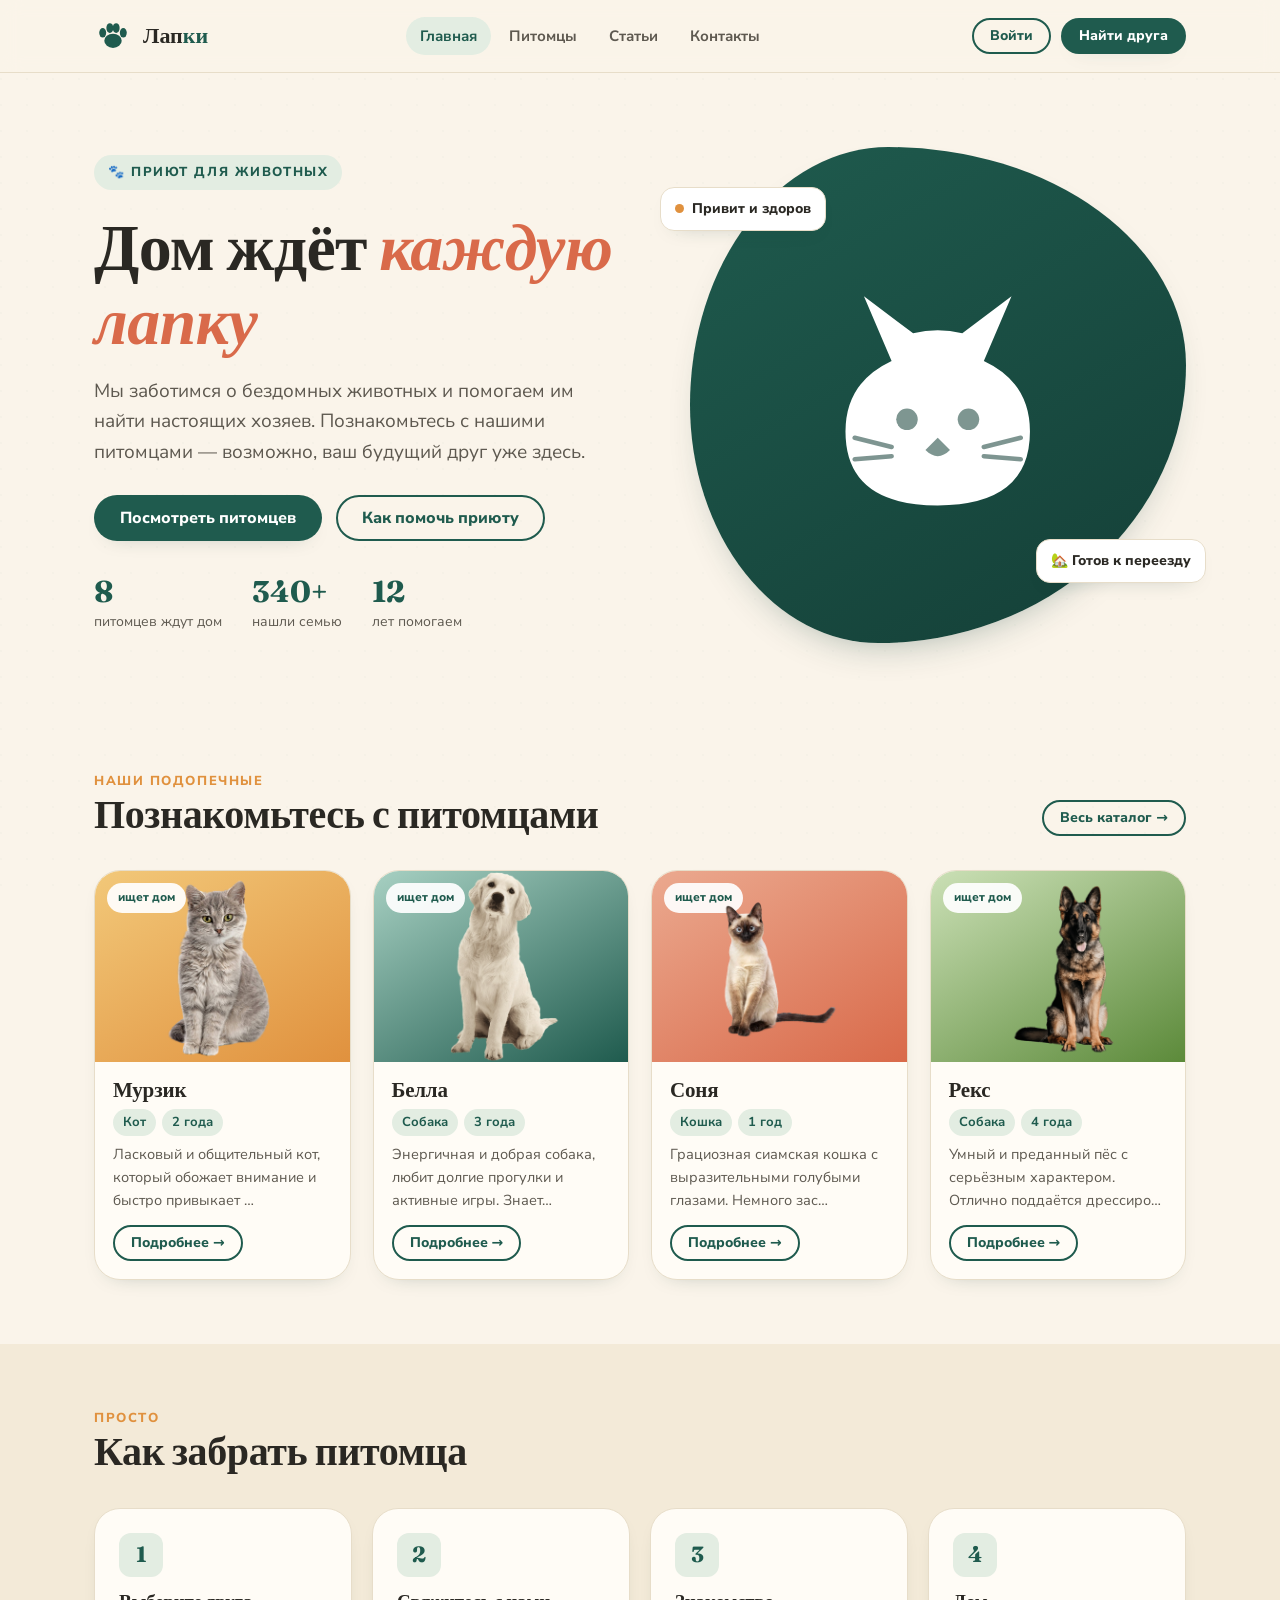
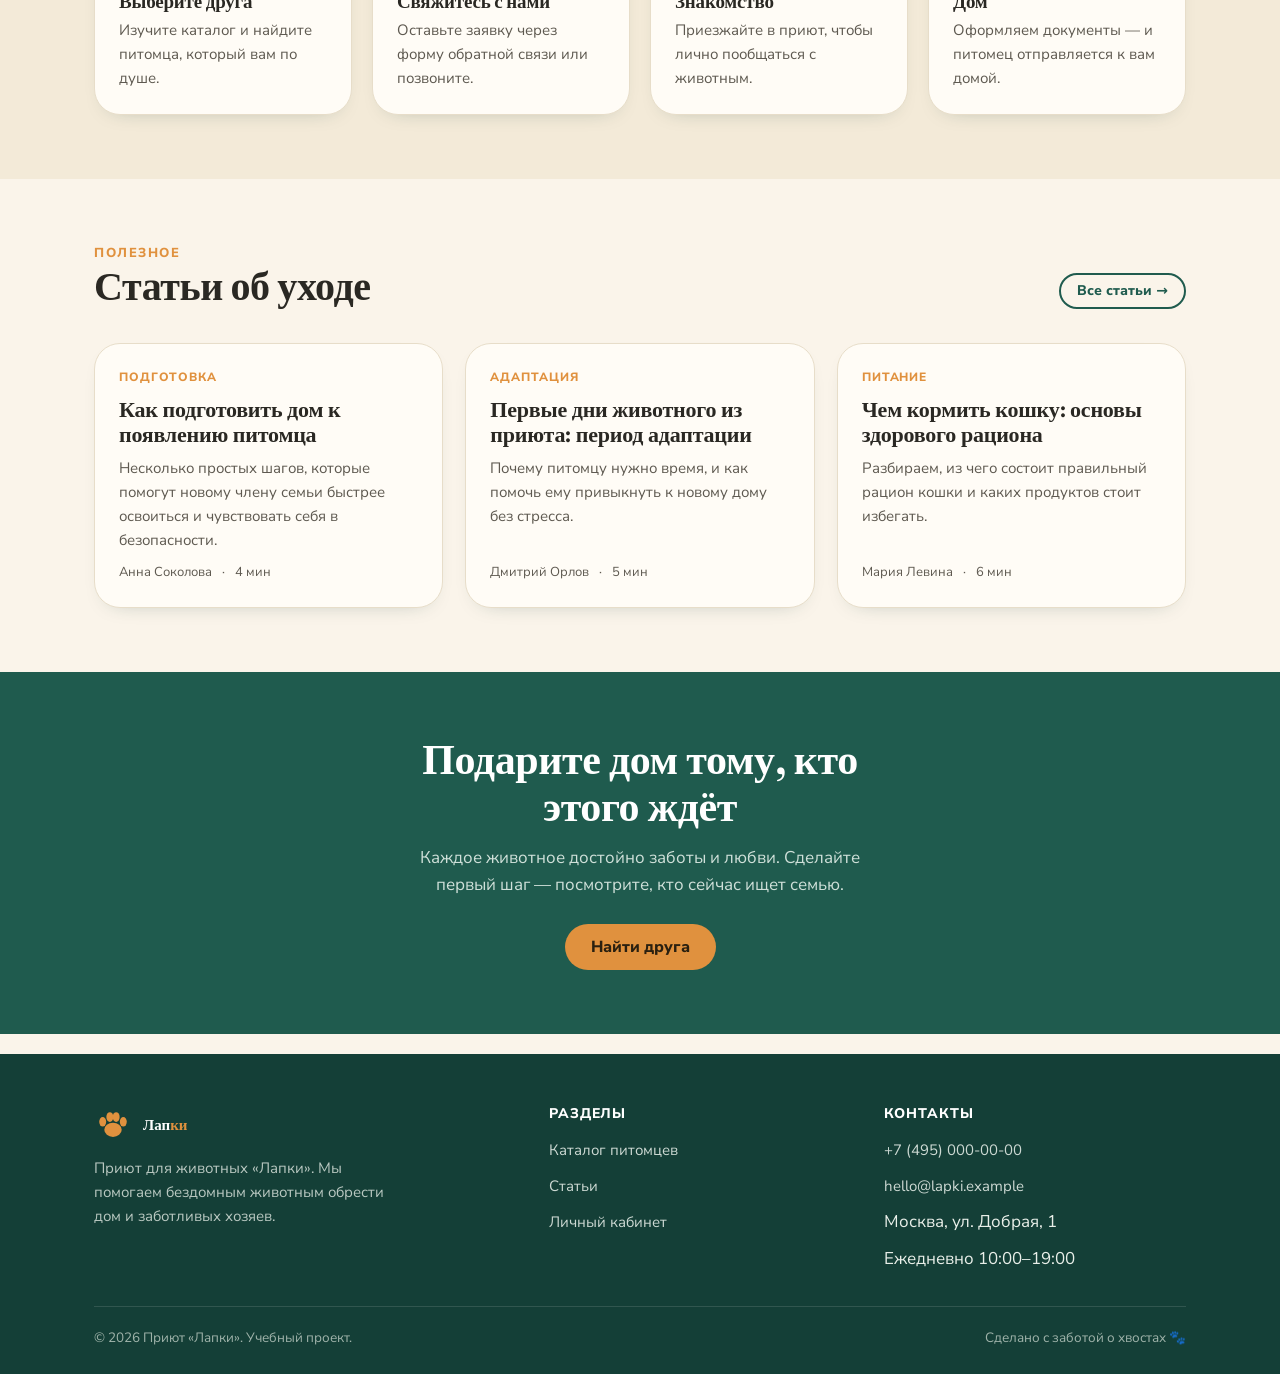
<file: lapki/index.html>
<!DOCTYPE html>
<html lang="ru">
<head>
<meta charset="UTF-8">
<meta name="viewport" content="width=device-width, initial-scale=1.0">
<title>Приют «Лапки» — дом ждёт каждую лапку</title>
<meta name="description" content="Приют для животных «Лапки»: каталог питомцев, ищущих дом, статьи об уходе, калькулятор нормы корма и обратная связь.">
<link rel="preconnect" href="https://fonts.googleapis.com">
<link rel="preconnect" href="https://fonts.gstatic.com" crossorigin>
<link href="https://fonts.googleapis.com/css2?family=Fraunces:ital,opsz,wght@0,9..144,500;0,9..144,600;1,9..144,500&family=Nunito+Sans:wght@400;700;800&display=swap" rel="stylesheet">
<link rel="stylesheet" href="css/styles.css">
</head>
<body data-page="index.html">
<div id="header"></div>

<!-- HERO -->
<section class="hero"><div class="container hero-grid">
  <div>
    <span class="eyebrow" data-reveal>🐾 Приют для животных</span>
    <h1 data-reveal>Дом ждёт <em>каждую лапку</em></h1>
    <p class="lead" data-reveal>Мы заботимся о бездомных животных и помогаем им найти настоящих хозяев. Познакомьтесь с нашими питомцами — возможно, ваш будущий друг уже здесь.</p>
    <div class="hero-cta" data-reveal>
      <a class="btn btn-primary" href="catalog.html">Посмотреть питомцев</a>
      <a class="btn btn-ghost" href="contacts.html">Как помочь приюту</a>
    </div>
    <div class="hero-stats" data-reveal>
      <div class="s"><b id="stPets">0</b><span>питомцев ждут дом</span></div>
      <div class="s"><b>340+</b><span>нашли семью</span></div>
      <div class="s"><b>12</b><span>лет помогаем</span></div>
    </div>
  </div>
  <div class="hero-art" data-reveal>
    <div class="blob" id="heroBlob"></div>
    <div class="chip c1"><span class="dot"></span>Привит и здоров</div>
    <div class="chip c2">🏡 Готов к переезду</div>
  </div>
</div></section>

<!-- FEATURED PETS -->
<section class="section"><div class="container">
  <div class="sec-head">
    <div>
      <div class="kicker">Наши подопечные</div>
      <h2>Познакомьтесь с питомцами</h2>
    </div>
    <a class="btn btn-ghost btn-sm" href="catalog.html">Весь каталог →</a>
  </div>
  <div class="pet-grid" id="featured"></div>
</div></section>

<!-- STEPS -->
<section class="section tint"><div class="container">
  <div class="sec-head"><div>
    <div class="kicker">Просто</div>
    <h2>Как забрать питомца</h2>
  </div></div>
  <div class="steps">
    <div class="step" data-reveal><div class="n">1</div><h3>Выберите друга</h3><p>Изучите каталог и найдите питомца, который вам по душе.</p></div>
    <div class="step" data-reveal><div class="n">2</div><h3>Свяжитесь с нами</h3><p>Оставьте заявку через форму обратной связи или позвоните.</p></div>
    <div class="step" data-reveal><div class="n">3</div><h3>Знакомство</h3><p>Приезжайте в приют, чтобы лично пообщаться с животным.</p></div>
    <div class="step" data-reveal><div class="n">4</div><h3>Дом</h3><p>Оформляем документы — и питомец отправляется к вам домой.</p></div>
  </div>
</div></section>

<!-- ARTICLES PREVIEW -->
<section class="section"><div class="container">
  <div class="sec-head">
    <div><div class="kicker">Полезное</div><h2>Статьи об уходе</h2></div>
    <a class="btn btn-ghost btn-sm" href="articles.html">Все статьи →</a>
  </div>
  <div class="article-grid" id="artPreview"></div>
</div></section>

<!-- CTA -->
<section class="section green"><div class="container center">
  <h2 style="font-size:clamp(28px,4vw,42px);max-width:18ch;margin:0 auto 14px" data-reveal>Подарите дом тому, кто этого ждёт</h2>
  <p style="color:#cfe0d9;max-width:50ch;margin:0 auto 26px" data-reveal>Каждое животное достойно заботы и любви. Сделайте первый шаг — посмотрите, кто сейчас ищет семью.</p>
  <a class="btn btn-accent" href="catalog.html" data-reveal>Найти друга</a>
</div></section>

<div id="footer"></div>
<script src="js/data.js"></script>
<script src="js/store.js"></script>
<script src="js/auth.js"></script>
<script src="js/app.js"></script>
<script>
  // hero illustration
  document.getElementById("heroBlob").innerHTML = LAPKI.animalSVG("cat");

  // animated counter
  const total = LAPKI.PETS.filter(p=>p.status==="ищет дом").length;
  const el = document.getElementById("stPets");
  let n=0; const t=setInterval(()=>{ n++; el.textContent=n; if(n>=total) clearInterval(t); }, 90);

  // featured pets (first 4)
  document.getElementById("featured").innerHTML = LAPKI.PETS.slice(0,4).map((p,i)=>petCard(p,i)).join("");

  function petCard(p,i){
    const cover = LAPKI.COVERS[i % LAPKI.COVERS.length];
    return `<a class="pet-card" href="pet.html?id=${p.id}" data-reveal>
      <div class="pet-cover" style="background:${cover}">
        <span class="pet-badge">${p.status}</span>${LAPKI.coverInner(p)}
      </div>
      <div class="pet-body">
        <h3>${p.name}</h3>
        <div class="pet-meta"><span class="tag">${p.speciesLabel}</span><span class="tag">${p.age}</span></div>
        <p>${p.desc.slice(0,72)}…</p>
        <span class="btn btn-ghost btn-sm">Подробнее →</span>
      </div></a>`;
  }

  // article preview (first 3)
  document.getElementById("artPreview").innerHTML = Store.articles().slice(0,3).map(a=>`
    <a class="article-card" href="article.html?id=${a.id}" data-reveal>
      <span class="cat">${a.cat}</span>
      <h3>${a.title}</h3>
      <p class="excerpt">${a.excerpt}</p>
      <div class="meta"><span>${a.author}</span>·<span>${a.read}</span></div>
    </a>`).join("");
</script>
</body>
</html>
</file>
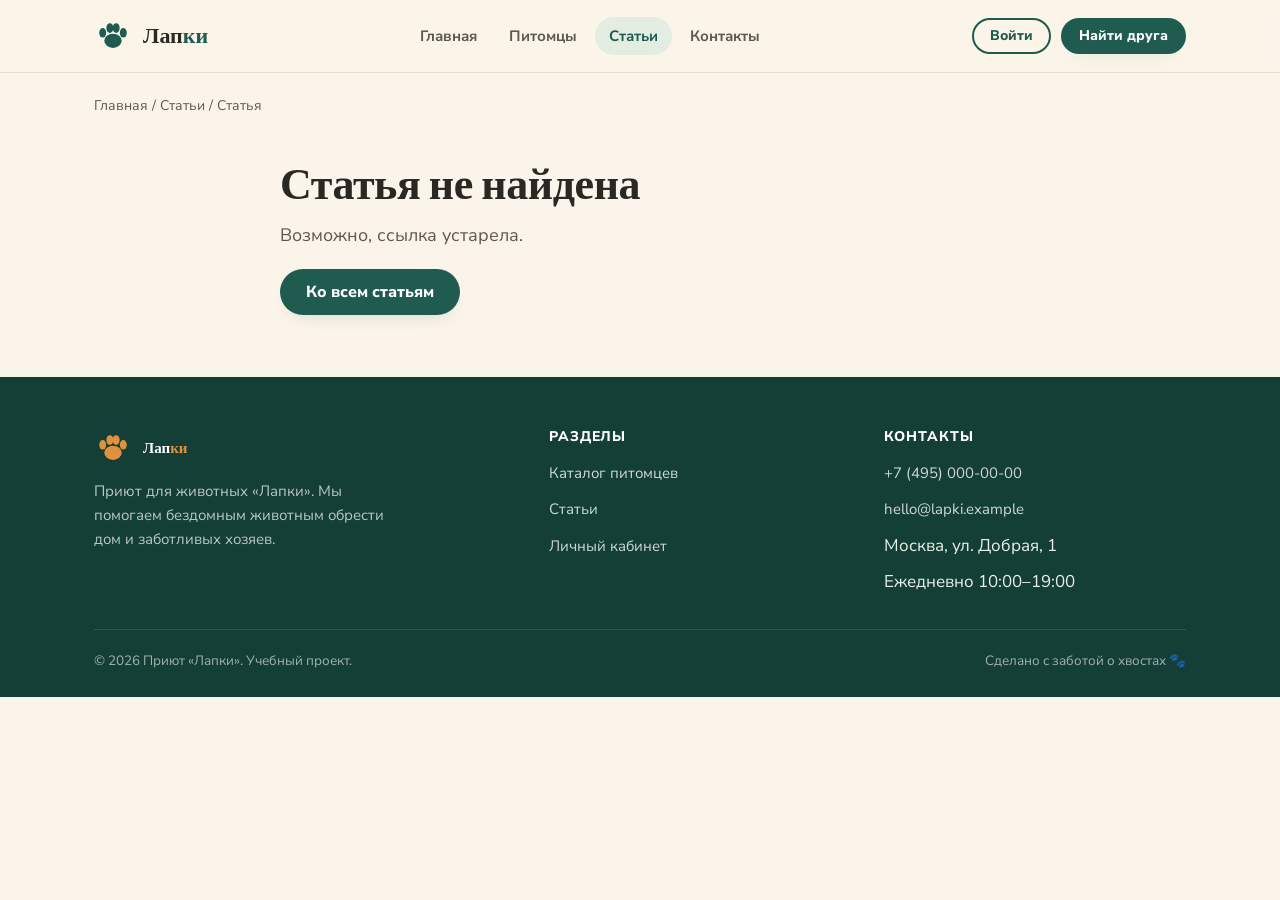
<file: lapki/article.html>
<!DOCTYPE html>
<html lang="ru">
<head>
<meta charset="UTF-8">
<meta name="viewport" content="width=device-width, initial-scale=1.0">
<title>Статья — приют «Лапки»</title>
<link rel="preconnect" href="https://fonts.googleapis.com">
<link rel="preconnect" href="https://fonts.gstatic.com" crossorigin>
<link href="https://fonts.googleapis.com/css2?family=Fraunces:ital,opsz,wght@0,9..144,500;0,9..144,600;1,9..144,500&family=Nunito+Sans:wght@400;700;800&display=swap" rel="stylesheet">
<link rel="stylesheet" href="css/styles.css">
</head>
<body data-page="articles.html">
<div id="header"></div>

<div class="container">
  <div class="breadcrumb"><a href="index.html">Главная</a> / <a href="articles.html">Статьи</a> / <span id="crumb">Статья</span></div>
  <article class="prose" id="article"></article>
</div>

<div id="footer"></div>
<script src="js/data.js"></script>
<script src="js/store.js"></script>
<script src="js/auth.js"></script>
<script src="js/app.js"></script>
<script>
  const id = +getParam("id");
  const a = Store.articles().find(x=>x.id===id);
  const box = document.getElementById("article");

  if(!a){
    box.innerHTML = `<h1>Статья не найдена</h1>
      <p class="muted" style="margin:12px 0 20px">Возможно, ссылка устарела.</p>
      <a class="btn btn-primary" href="articles.html">Ко всем статьям</a>`;
  } else {
    document.title = `${a.title} — приют «Лапки»`;   // динамический заголовок вкладки
    document.getElementById("crumb").textContent = a.title;
    let body;
    if(Array.isArray(a.body)){
      body = a.body.map(part => Array.isArray(part) ? `<h2>${part[1]}</h2>` : `<p>${part}</p>`).join("");
    } else {
      body = String(a.body||"").split(/\n{2,}|\n/).filter(s=>s.trim()).map(s=>`<p>${s.trim()}</p>`).join("");
    }
    box.innerHTML = `
      <span class="cat" style="font-weight:800;font-size:12px;letter-spacing:.08em;text-transform:uppercase;color:var(--amber)">${a.cat}</span>
      <h1>${a.title}</h1>
      <div class="meta">Автор: <b>${a.author}</b> · ${a.date} · ${a.read} чтения</div>
      ${body}
      <a class="btn btn-ghost" href="articles.html" style="margin-top:14px">← Ко всем статьям</a>`;
  }
</script>
</body>
</html>
</file>
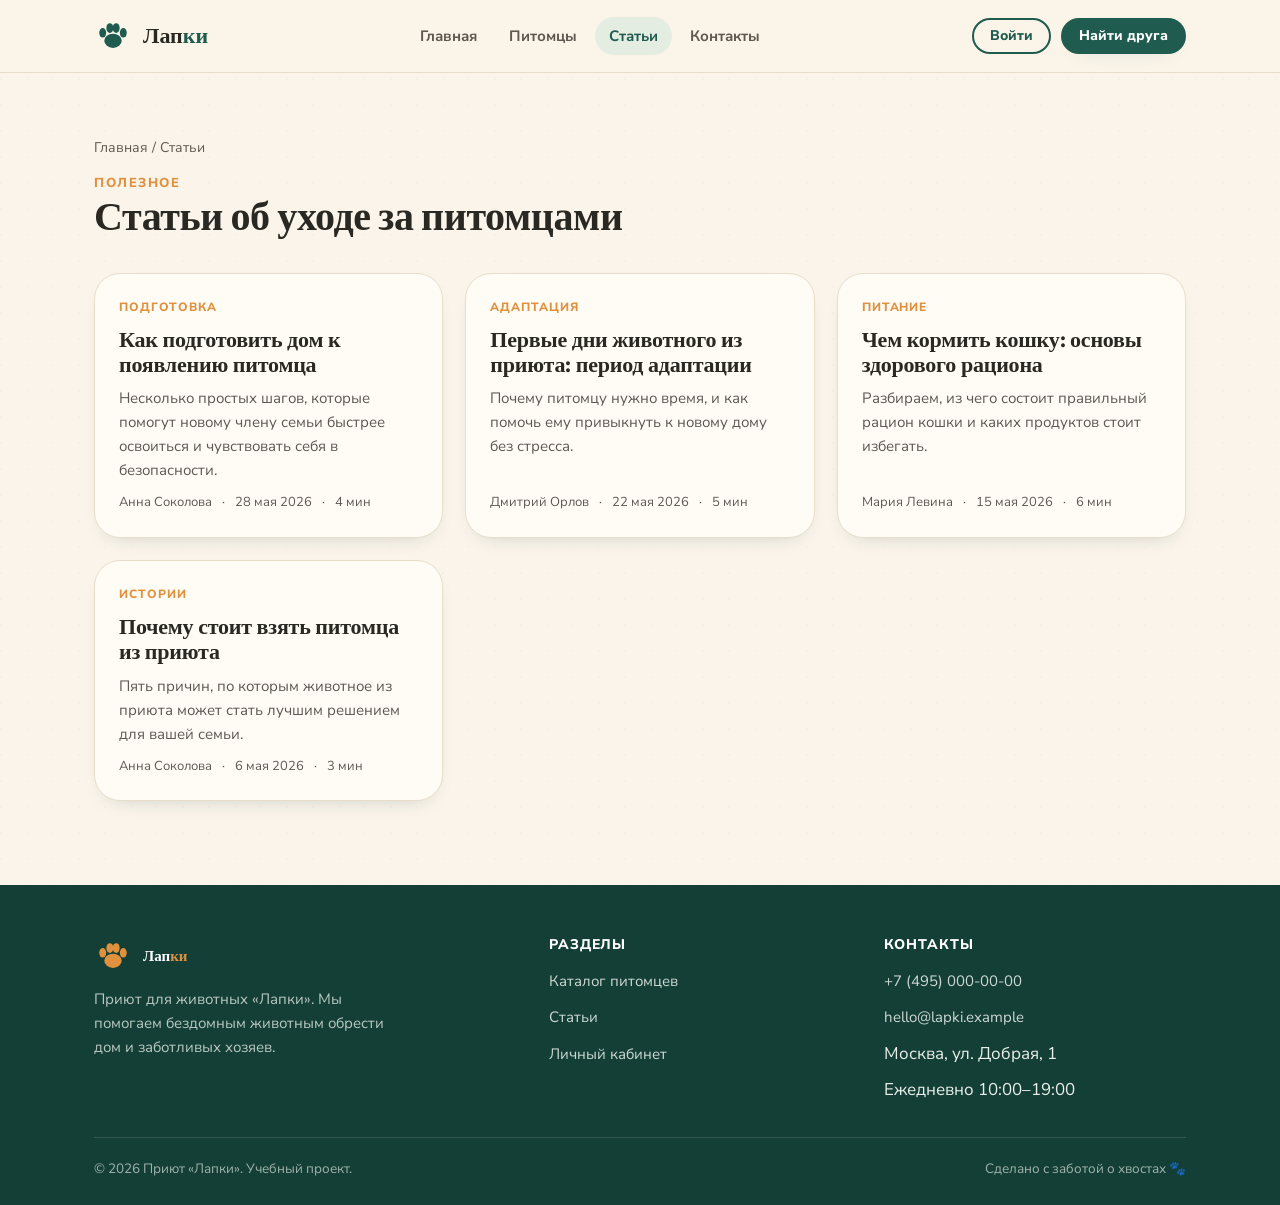
<file: lapki/articles.html>
<!DOCTYPE html>
<html lang="ru">
<head>
<meta charset="UTF-8">
<meta name="viewport" content="width=device-width, initial-scale=1.0">
<title>Статьи — приют «Лапки»</title>
<meta name="description" content="Статьи об уходе, кормлении и адаптации животных от приюта «Лапки».">
<link rel="preconnect" href="https://fonts.googleapis.com">
<link rel="preconnect" href="https://fonts.gstatic.com" crossorigin>
<link href="https://fonts.googleapis.com/css2?family=Fraunces:ital,opsz,wght@0,9..144,500;0,9..144,600;1,9..144,500&family=Nunito+Sans:wght@400;700;800&display=swap" rel="stylesheet">
<link rel="stylesheet" href="css/styles.css">
</head>
<body data-page="articles.html">
<div id="header"></div>

<section class="section"><div class="container">
  <div class="breadcrumb" style="padding-top:0;padding-bottom:14px"><a href="index.html">Главная</a> / Статьи</div>
  <div class="sec-head"><div>
    <div class="kicker">Полезное</div>
    <h2>Статьи об уходе за питомцами</h2>
  </div></div>
  <div class="article-grid" id="grid"></div>
</div></section>

<div id="footer"></div>
<script src="js/data.js"></script>
<script src="js/store.js"></script>
<script src="js/auth.js"></script>
<script src="js/app.js"></script>
<script>
  document.getElementById("grid").innerHTML = Store.articles().map(a=>`
    <a class="article-card" href="article.html?id=${a.id}">
      <span class="cat">${a.cat}</span>
      <h3>${a.title}</h3>
      <p class="excerpt">${a.excerpt}</p>
      <div class="meta"><span>${a.author}</span>·<span>${a.date}</span>·<span>${a.read}</span></div>
    </a>`).join("");
</script>
</body>
</html>
</file>
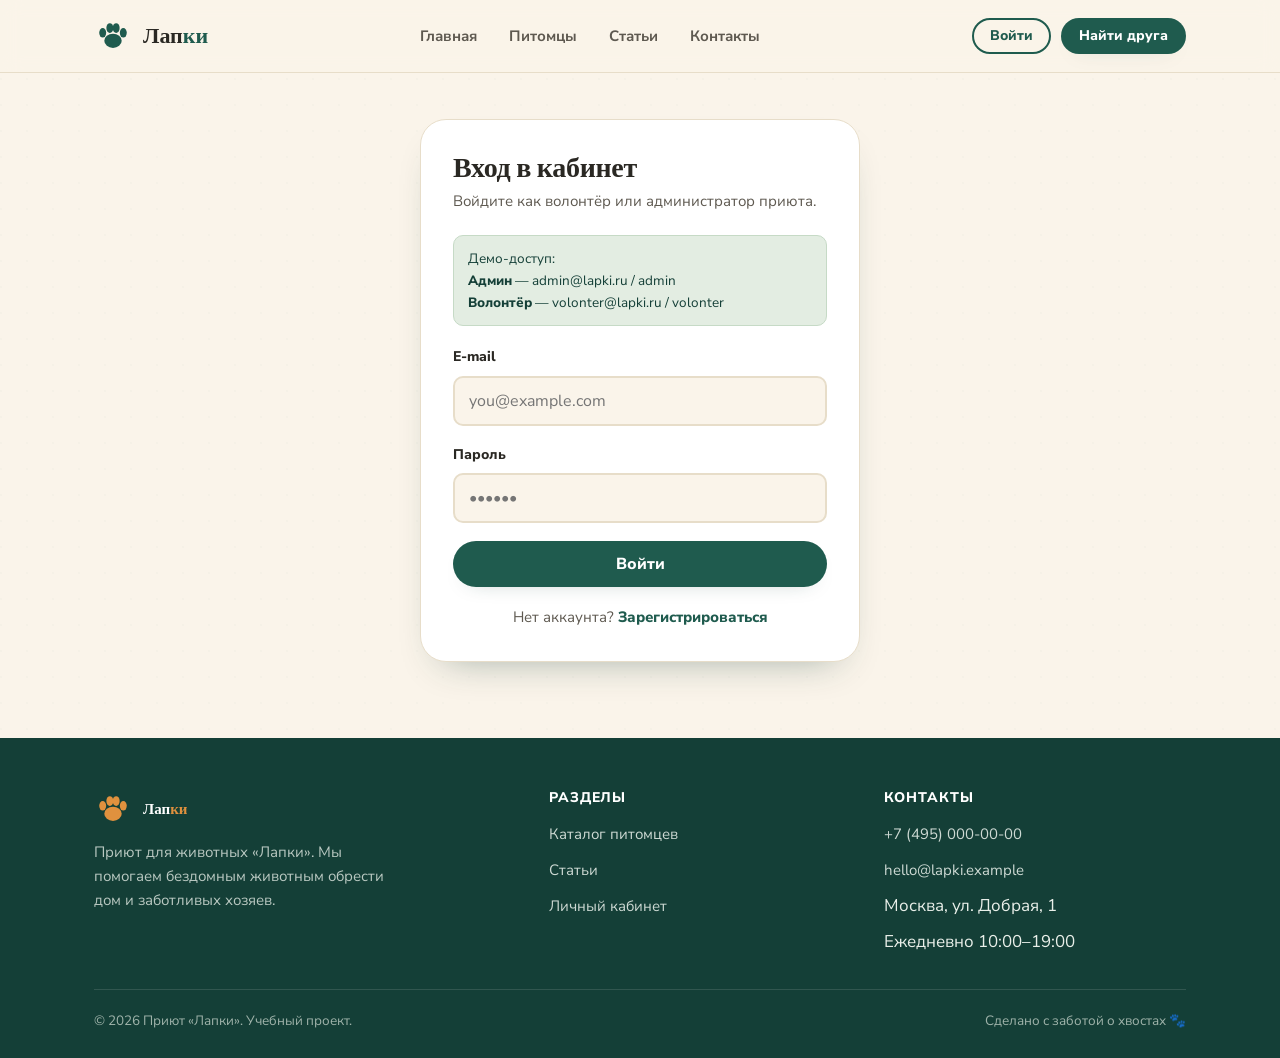
<file: lapki/cabinet.html>
<!DOCTYPE html>
<html lang="ru">
<head>
<meta charset="UTF-8">
<meta name="viewport" content="width=device-width, initial-scale=1.0">
<title>Личный кабинет — приют «Лапки»</title>
<meta name="robots" content="noindex">
<link rel="preconnect" href="https://fonts.googleapis.com">
<link rel="preconnect" href="https://fonts.gstatic.com" crossorigin>
<link href="https://fonts.googleapis.com/css2?family=Fraunces:ital,opsz,wght@0,9..144,500;0,9..144,600;1,9..144,500&family=Nunito+Sans:wght@400;700;800&display=swap" rel="stylesheet">
<link rel="stylesheet" href="css/styles.css">
</head>
<body data-page="">
<div id="header"></div>

<section class="section"><div class="container">
  <div class="cab-head">
    <div>
      <div class="kicker" id="hello"></div>
      <h2 id="title">Личный кабинет</h2>
    </div>
    <span class="role-badge" id="role"></span>
  </div>
  <div id="content"></div>
</div></section>

<!-- модальное окно: статья (админ) -->
<div class="modal" id="modal"><div class="box">
  <h3 id="mTitle">Статья</h3>
  <input type="hidden" id="mId">
  <div class="field"><label for="mName">Заголовок</label><input id="mName" type="text"></div>
  <div class="field"><label for="mCat">Категория</label><input id="mCat" type="text" placeholder="Уход, Питание, Истории…"></div>
  <div class="field"><label for="mAuthor">Автор</label><input id="mAuthor" type="text"></div>
  <div class="field"><label for="mExcerpt">Анонс (короткое описание)</label><textarea id="mExcerpt" rows="2"></textarea></div>
  <div class="field"><label for="mBody">Текст статьи</label><textarea id="mBody" rows="6" placeholder="Абзацы разделяйте пустой строкой"></textarea></div>
  <div class="row">
    <button class="btn btn-ghost btn-sm" id="mCancel">Отмена</button>
    <button class="btn btn-primary btn-sm" id="mSave">Сохранить</button>
  </div>
</div></div>

<div id="footer"></div>
<script src="js/data.js"></script>
<script src="js/store.js"></script>
<script src="js/auth.js"></script>
<script src="js/app.js"></script>
<script>
  const me = Auth.require();
  const today = () => new Date().toLocaleDateString("ru-RU");
  const esc = s => String(s||"").replace(/[<>&]/g, c => ({"<":"&lt;",">":"&gt;","&":"&amp;"}[c]));
  function statusBadge(s){
    if(s==="одобрена") return `<span class="status ok">одобрена</span>`;
    if(s==="отклонена") return `<span class="status no">отклонена</span>`;
    return `<span class="status new">новая</span>`;
  }

  if(me){
    document.getElementById("hello").textContent = "Здравствуйте, " + me.name;
    const roleEl = document.getElementById("role");
    if(me.role === "admin"){ roleEl.textContent = "👑 Администратор"; roleEl.classList.add("admin"); }
    else { roleEl.textContent = "🐾 Волонтёр"; }
    me.role === "admin" ? renderAdmin() : renderVolunteer();
  }

  /* ===================== ВОЛОНТЁР ===================== */
  function renderVolunteer(){
    const pets = LAPKI.PETS.filter(p => p.status === "ищет дом");
    const opts = pets.map(p => `<option value="${p.id}">${esc(p.name)} (${p.speciesLabel})</option>`).join("");
    document.getElementById("content").innerHTML = `
      <div class="cab-section">
        <h2>Профиль</h2>
        <div class="profile-row">
          <span class="pill"><b>Имя:</b> ${esc(me.name)}</span>
          <span class="pill"><b>E-mail:</b> ${esc(me.email)}</span>
          <span class="pill"><b>Роль:</b> волонтёр</span>
        </div>
      </div>

      <div class="cab-section">
        <h2>Оставить заявку</h2>
        <p class="hint">Выберите питомца и тип заявки — она поступит администратору приюта на рассмотрение.</p>
        <div class="alert" id="okReq">✅ Заявка отправлена! Администратор увидит её и рассмотрит. Статус — ниже.</div>
        <div class="field"><label for="rPet">Питомец</label><select id="rPet">${opts || '<option value="">Нет доступных питомцев</option>'}</select></div>
        <div class="field"><label for="rType">Тип заявки</label>
          <select id="rType">
            <option value="Хочу забрать">Хочу забрать домой</option>
            <option value="Хочу помочь">Хочу помочь (выгул, уход)</option>
          </select></div>
        <div class="field"><label for="rMsg">Сообщение</label><textarea id="rMsg" rows="3" placeholder="Пара слов о себе"></textarea></div>
        <button class="btn btn-primary" id="rSend">Отправить заявку</button>
      </div>

      <div class="cab-section">
        <h2>Мои заявки</h2>
        <p class="hint">Здесь отображаются ваши заявки и их статус.</p>
        <div class="req-list" id="myReqs"></div>
      </div>`;

    document.getElementById("rSend").addEventListener("click", () => {
      const petId = +document.getElementById("rPet").value;
      const pet = LAPKI.PETS.find(p => p.id === petId);
      if(!pet) return;
      const reqs = Store.requests();
      reqs.push({
        id: Store.nextId(reqs), type: document.getElementById("rType").value,
        petId: pet.id, petName: pet.name, userId: me.id, userName: me.name,
        message: document.getElementById("rMsg").value.trim(), status: "новая", date: today()
      });
      Store.saveRequests(reqs);
      document.getElementById("okReq").classList.add("show");
      document.getElementById("rMsg").value = "";
      renderMyReqs();
    });
    renderMyReqs();
  }

  function renderMyReqs(){
    const mine = Store.requests().filter(r => r.userId === me.id);
    const box = document.getElementById("myReqs");
    if(!mine.length){ box.innerHTML = `<p class="empty">У вас пока нет заявок.</p>`; return; }
    box.innerHTML = mine.map(r => `
      <div class="req">
        <div class="info">
          <b>${esc(r.type)} · ${esc(r.petName)}</b>
          <div class="who">${esc(r.message) || "—"} · ${r.date}</div>
        </div>
        <div class="side">
          ${statusBadge(r.status)}
          ${r.status==="новая" ? `<div class="acts"><button class="icon-btn del" data-cancel="${r.id}">Отменить</button></div>` : ""}
        </div>
      </div>`).join("");
    box.querySelectorAll("[data-cancel]").forEach(b => b.addEventListener("click", () => {
      if(confirm("Отменить заявку?")){ Store.saveRequests(Store.requests().filter(x => x.id != b.dataset.cancel)); renderMyReqs(); }
    }));
  }

  /* ===================== АДМИНИСТРАТОР ===================== */
  function renderAdmin(){
    document.getElementById("content").innerHTML = `
      <div class="cab-section">
        <div class="admin-bar">
          <div><h2>Статьи</h2><p class="hint" style="margin:0">Добавление и редактирование материалов блога.</p></div>
          <div style="display:flex;gap:10px">
            <button class="btn btn-accent btn-sm" id="btnAdd">+ Добавить статью</button>
            <button class="btn btn-ghost btn-sm" id="btnReset">Сбросить</button>
          </div>
        </div>
        <div class="art-admin" id="artList"></div>
      </div>

      <div class="cab-section">
        <h2>Заявки волонтёров</h2>
        <p class="hint">Заявки, поступившие от волонтёров. Одобрите или отклоните.</p>
        <div class="req-list" id="allReqs"></div>
      </div>`;

    document.getElementById("btnAdd").addEventListener("click", () => openModal(null));
    document.getElementById("btnReset").addEventListener("click", () => {
      if(confirm("Вернуть исходные статьи и очистить заявки?")){ Store.reset(); location.reload(); }
    });
    renderArtList(); renderAllReqs();
  }

  function renderArtList(){
    const arts = Store.articles();
    const box = document.getElementById("artList");
    box.innerHTML = arts.length ? arts.map(a => `
      <div class="art-row">
        <div class="info">
          <b>${esc(a.title)}</b>
          <div class="who">${esc(a.cat)} · ${esc(a.author)} · ${esc(a.date||"")}</div>
        </div>
        <div class="acts">
          <a class="btn btn-ghost btn-sm" href="article.html?id=${a.id}" target="_blank">Открыть</a>
          <button class="icon-btn" data-edit="${a.id}">Изменить</button>
          <button class="icon-btn del" data-del="${a.id}">Удалить</button>
        </div>
      </div>`).join("") : `<p class="empty">Статей пока нет.</p>`;
    box.querySelectorAll("[data-edit]").forEach(b => b.addEventListener("click", () => openModal(Store.articles().find(a => a.id == b.dataset.edit))));
    box.querySelectorAll("[data-del]").forEach(b => b.addEventListener("click", () => {
      if(confirm("Удалить статью?")){ Store.saveArticles(Store.articles().filter(a => a.id != b.dataset.del)); renderArtList(); }
    }));
  }

  function renderAllReqs(){
    const reqs = Store.requests();
    const box = document.getElementById("allReqs");
    if(!reqs.length){ box.innerHTML = `<p class="empty">Заявок пока нет.</p>`; return; }
    box.innerHTML = reqs.map(r => `
      <div class="req">
        <div class="info">
          <b>${esc(r.type)} · ${esc(r.petName)}</b>
          <div class="who">от ${esc(r.userName)} · ${r.date}${r.message ? " · «"+esc(r.message)+"»" : ""}</div>
        </div>
        <div class="side">
          ${statusBadge(r.status)}
          <div class="acts">
            <button class="icon-btn" data-ok="${r.id}">Одобрить</button>
            <button class="icon-btn del" data-no="${r.id}">Отклонить</button>
          </div>
        </div>
      </div>`).join("");
    const setStatus = (id, st) => { Store.saveRequests(Store.requests().map(x => x.id==id ? {...x, status:st} : x)); renderAllReqs(); };
    box.querySelectorAll("[data-ok]").forEach(b => b.addEventListener("click", () => setStatus(b.dataset.ok, "одобрена")));
    box.querySelectorAll("[data-no]").forEach(b => b.addEventListener("click", () => setStatus(b.dataset.no, "отклонена")));
  }

  /* модальное окно статьи */
  const modal = document.getElementById("modal");
  function bodyToText(body){
    if(Array.isArray(body)) return body.map(x => Array.isArray(x) ? x[1] : x).join("\n\n");
    return String(body||"");
  }
  function openModal(a){
    document.getElementById("mTitle").textContent = a ? "Редактировать статью" : "Новая статья";
    document.getElementById("mId").value = a ? a.id : "";
    document.getElementById("mName").value = a ? a.title : "";
    document.getElementById("mCat").value = a ? a.cat : "";
    document.getElementById("mAuthor").value = a ? a.author : me.name;
    document.getElementById("mExcerpt").value = a ? (a.excerpt||"") : "";
    document.getElementById("mBody").value = a ? bodyToText(a.body) : "";
    modal.classList.add("show");
  }
  document.getElementById("mCancel").addEventListener("click", () => modal.classList.remove("show"));
  modal.addEventListener("click", e => { if(e.target===modal) modal.classList.remove("show"); });
  document.getElementById("mSave").addEventListener("click", () => {
    const id = document.getElementById("mId").value;
    const body = document.getElementById("mBody").value.trim();
    const obj = {
      title: document.getElementById("mName").value.trim() || "Без заголовка",
      cat: document.getElementById("mCat").value.trim() || "Статья",
      author: document.getElementById("mAuthor").value.trim() || me.name,
      excerpt: document.getElementById("mExcerpt").value.trim() || (body.slice(0,110) + "…"),
      body, read: Math.max(1, Math.round(body.length/600)) + " мин",
    };
    let arts = Store.articles();
    if(id){ arts = arts.map(a => a.id==id ? {...a, ...obj} : a); }
    else { obj.id = Store.nextId(arts); obj.date = today(); arts.unshift(obj); }
    Store.saveArticles(arts); renderArtList(); modal.classList.remove("show");
  });
</script>
</body>
</html>
</file>
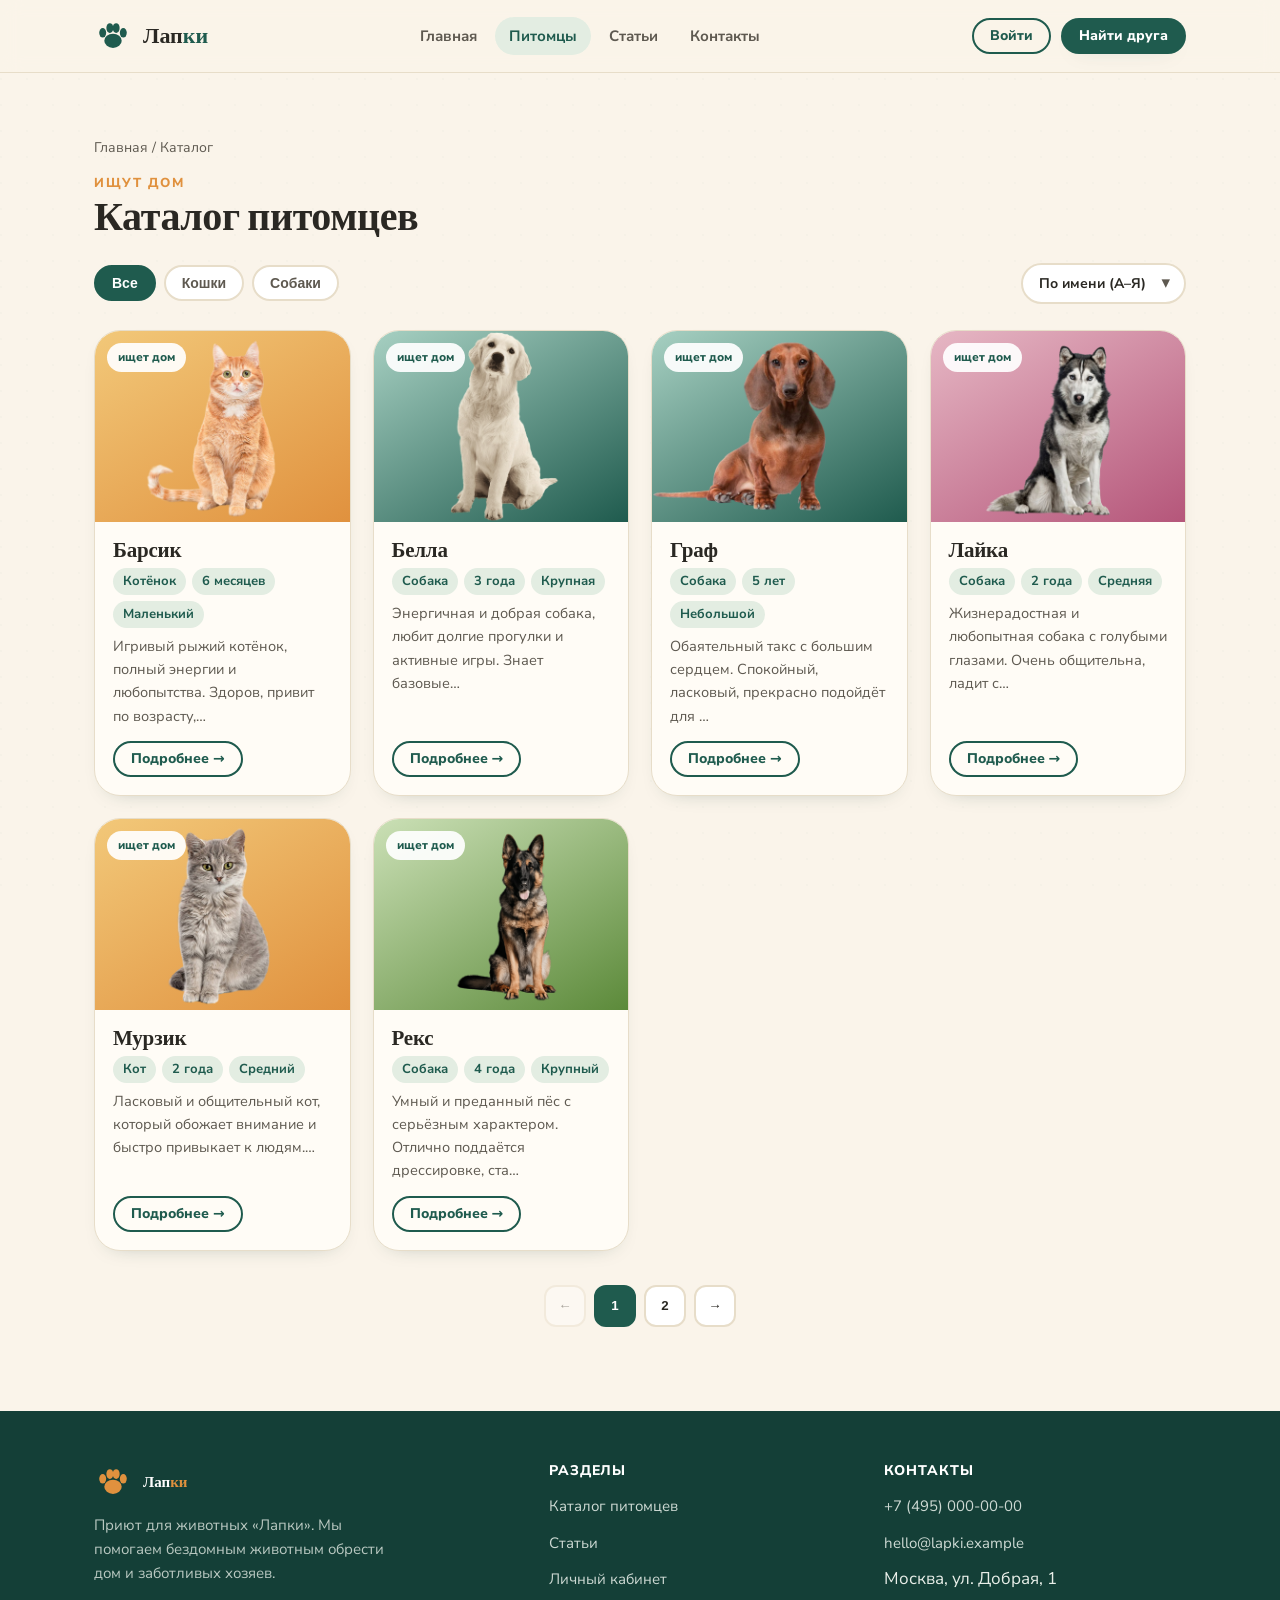
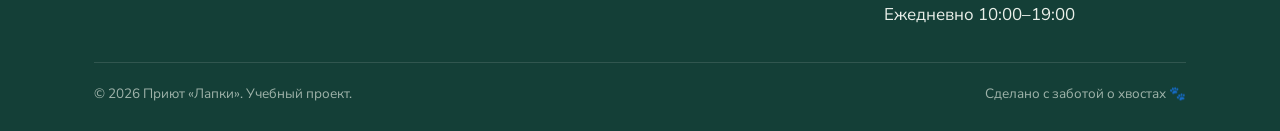
<file: lapki/catalog.html>
<!DOCTYPE html>
<html lang="ru">
<head>
<meta charset="UTF-8">
<meta name="viewport" content="width=device-width, initial-scale=1.0">
<title>Каталог питомцев — приют «Лапки»</title>
<meta name="description" content="Каталог питомцев приюта «Лапки»: кошки и собаки, ищущие дом. Фильтрация и сортировка.">
<link rel="preconnect" href="https://fonts.googleapis.com">
<link rel="preconnect" href="https://fonts.gstatic.com" crossorigin>
<link href="https://fonts.googleapis.com/css2?family=Fraunces:ital,opsz,wght@0,9..144,500;0,9..144,600;1,9..144,500&family=Nunito+Sans:wght@400;700;800&display=swap" rel="stylesheet">
<link rel="stylesheet" href="css/styles.css">
</head>
<body data-page="catalog.html">
<div id="header"></div>

<section class="section"><div class="container">
  <div class="breadcrumb" style="padding-top:0;padding-bottom:14px"><a href="index.html">Главная</a> / Каталог</div>
  <div class="sec-head" style="margin-bottom:24px"><div>
    <div class="kicker">Ищут дом</div>
    <h2>Каталог питомцев</h2>
  </div></div>

  <div class="toolbar">
    <div class="chips" id="chips">
      <button class="chip-btn active" data-f="all">Все</button>
      <button class="chip-btn" data-f="cat">Кошки</button>
      <button class="chip-btn" data-f="dog">Собаки</button>
    </div>
    <div class="select">
      <select id="sort">
        <option value="name">По имени (А–Я)</option>
        <option value="age">По возрасту</option>
        <option value="species">По виду</option>
      </select>
    </div>
  </div>

  <div class="pet-grid" id="grid"></div>
  <div class="pager" id="pager"></div>
</div></section>

<div id="footer"></div>
<script src="js/data.js"></script>
<script src="js/store.js"></script>
<script src="js/auth.js"></script>
<script src="js/app.js"></script>
<script>
  const PER_PAGE = 6;
  let filter = "all", sort = "name", page = 1;

  function ageNum(s){ return parseFloat(s) * (s.includes("мес")?0.0833:1); }

  function filtered(){
    let arr = LAPKI.PETS.filter(p => filter==="all" || p.species===filter);
    arr.sort((a,b)=>{
      if(sort==="name") return a.name.localeCompare(b.name,"ru");
      if(sort==="age") return ageNum(a.age)-ageNum(b.age);
      if(sort==="species") return a.species.localeCompare(b.species);
      return 0;
    });
    return arr;
  }

  function petCard(p){
    const i = p.id-1;
    const cover = LAPKI.COVERS[i % LAPKI.COVERS.length];
    return `<a class="pet-card" href="pet.html?id=${p.id}">
      <div class="pet-cover" style="background:${cover}">
        <span class="pet-badge">${p.status}</span>${LAPKI.coverInner(p)}
      </div>
      <div class="pet-body">
        <h3>${p.name}</h3>
        <div class="pet-meta"><span class="tag">${p.speciesLabel}</span><span class="tag">${p.age}</span><span class="tag">${p.size}</span></div>
        <p>${p.desc.slice(0,80)}…</p>
        <span class="btn btn-ghost btn-sm">Подробнее →</span>
      </div></a>`;
  }

  function render(){
    const arr = filtered();
    const pages = Math.max(1, Math.ceil(arr.length/PER_PAGE));
    if(page>pages) page=pages;
    const slice = arr.slice((page-1)*PER_PAGE, page*PER_PAGE);
    document.getElementById("grid").innerHTML = slice.map(petCard).join("")
      || `<p class="muted">Питомцы не найдены.</p>`;

    // pager
    let html = `<button ${page===1?"disabled":""} data-p="${page-1}">←</button>`;
    for(let i=1;i<=pages;i++) html += `<button class="${i===page?"active":""}" data-p="${i}">${i}</button>`;
    html += `<button ${page===pages?"disabled":""} data-p="${page+1}">→</button>`;
    document.getElementById("pager").innerHTML = pages>1 ? html : "";
  }

  document.getElementById("chips").addEventListener("click", e=>{
    const b = e.target.closest(".chip-btn"); if(!b) return;
    document.querySelectorAll(".chip-btn").forEach(x=>x.classList.remove("active"));
    b.classList.add("active"); filter=b.dataset.f; page=1; render();
  });
  document.getElementById("sort").addEventListener("change", e=>{ sort=e.target.value; render(); });
  document.getElementById("pager").addEventListener("click", e=>{
    const b=e.target.closest("button"); if(!b||b.disabled) return;
    page=+b.dataset.p; render(); window.scrollTo({top:0,behavior:"smooth"});
  });

  render();
</script>
</body>
</html>
</file>
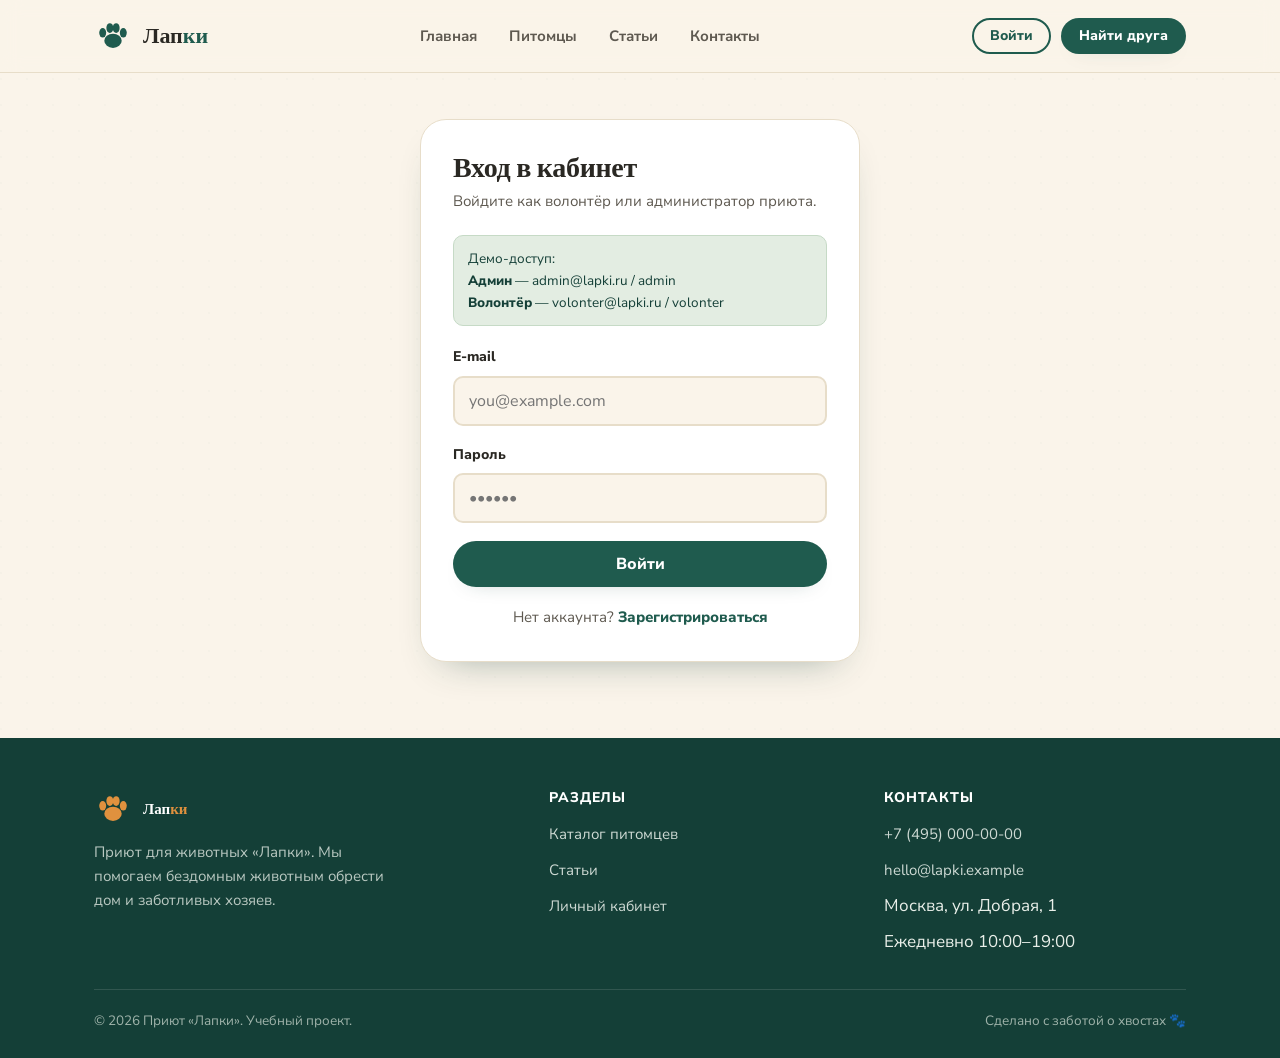
<file: lapki/login.html>
<!DOCTYPE html>
<html lang="ru">
<head>
<meta charset="UTF-8">
<meta name="viewport" content="width=device-width, initial-scale=1.0">
<title>Вход — приют «Лапки»</title>
<meta name="robots" content="noindex">
<link rel="preconnect" href="https://fonts.googleapis.com">
<link rel="preconnect" href="https://fonts.gstatic.com" crossorigin>
<link href="https://fonts.googleapis.com/css2?family=Fraunces:ital,opsz,wght@0,9..144,500;0,9..144,600;1,9..144,500&family=Nunito+Sans:wght@400;700;800&display=swap" rel="stylesheet">
<link rel="stylesheet" href="css/styles.css">
</head>
<body data-page="">
<div id="header"></div>

<div class="container">
  <div class="auth-wrap">
    <div class="auth-card">
      <h1>Вход в кабинет</h1>
      <p class="sub">Войдите как волонтёр или администратор приюта.</p>

      <div class="demo-note">
        Демо-доступ:<br>
        <b>Админ</b> — admin@lapki.ru / admin<br>
        <b>Волонтёр</b> — volonter@lapki.ru / volonter
      </div>

      <div class="alert" id="err" style="background:#fbe3dc;border-color:#e7b3a6;color:#a23a22"></div>

      <div class="field" id="f-email">
        <label for="email">E-mail</label>
        <input type="email" id="email" placeholder="you@example.com" autocomplete="username">
      </div>
      <div class="field" id="f-pass">
        <label for="pass">Пароль</label>
        <input type="password" id="pass" placeholder="••••••" autocomplete="current-password">
      </div>
      <button class="btn btn-primary" id="btn" style="width:100%;justify-content:center">Войти</button>

      <p class="switch">Нет аккаунта? <a href="register.html">Зарегистрироваться</a></p>
    </div>
  </div>
</div>

<div id="footer"></div>
<script src="js/data.js"></script>
<script src="js/store.js"></script>
<script src="js/auth.js"></script>
<script src="js/app.js"></script>
<script>
  if(Auth.current()) location.href = "cabinet.html";

  function submit(){
    const email = document.getElementById("email").value;
    const pass = document.getElementById("pass").value;
    const res = Auth.login(email, pass);
    const err = document.getElementById("err");
    if(res.ok){ location.href = "cabinet.html"; }
    else { err.textContent = res.error; err.classList.add("show"); }
  }
  document.getElementById("btn").addEventListener("click", submit);
  document.getElementById("pass").addEventListener("keydown", e => { if(e.key==="Enter") submit(); });
</script>
</body>
</html>
</file>
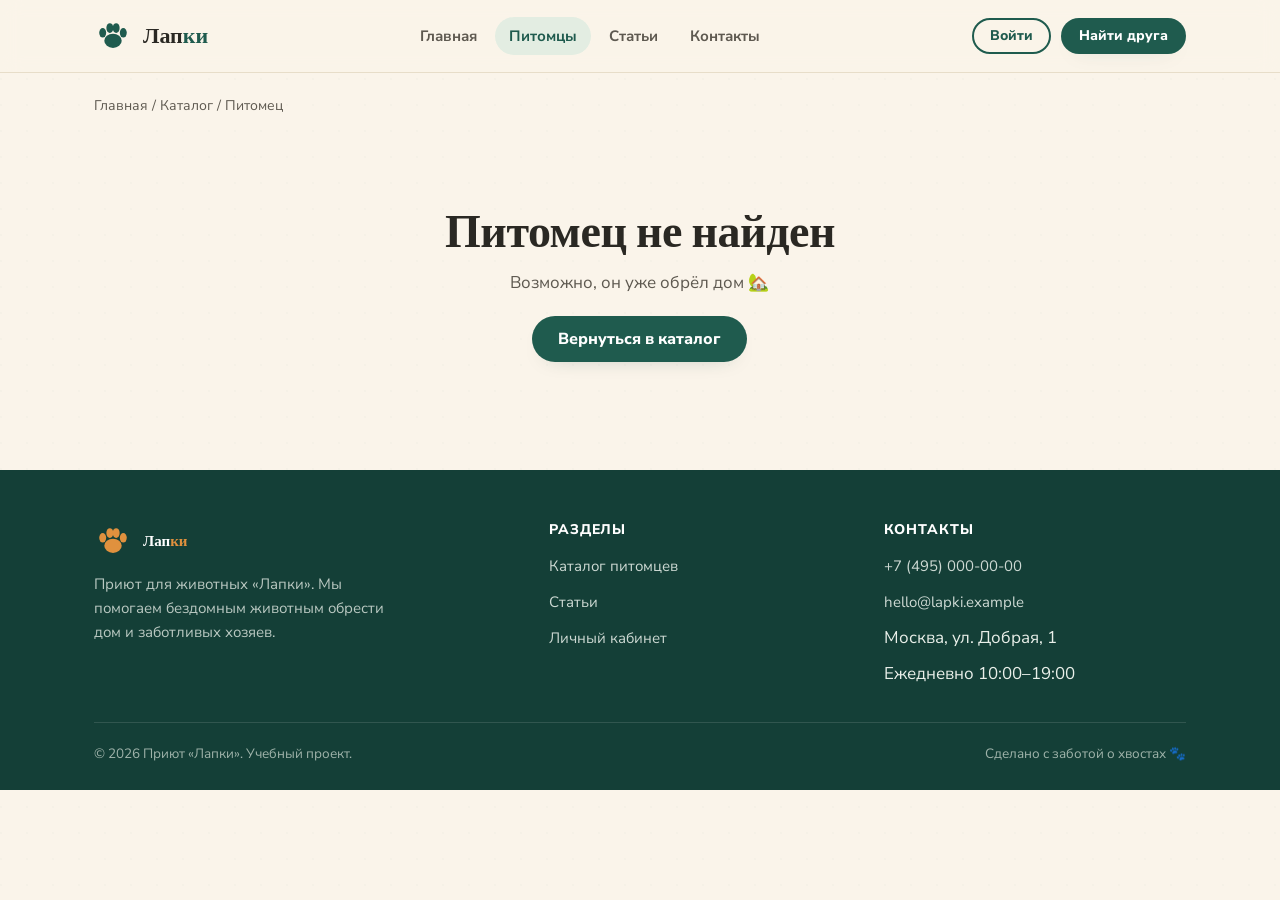
<file: lapki/pet.html>
<!DOCTYPE html>
<html lang="ru">
<head>
<meta charset="UTF-8">
<meta name="viewport" content="width=device-width, initial-scale=1.0">
<title>Питомец — приют «Лапки»</title>
<meta name="description" content="Подробная информация о питомце приюта «Лапки».">
<link rel="preconnect" href="https://fonts.googleapis.com">
<link rel="preconnect" href="https://fonts.gstatic.com" crossorigin>
<link href="https://fonts.googleapis.com/css2?family=Fraunces:ital,opsz,wght@0,9..144,500;0,9..144,600;1,9..144,500&family=Nunito+Sans:wght@400;700;800&display=swap" rel="stylesheet">
<link rel="stylesheet" href="css/styles.css">
</head>
<body data-page="catalog.html">
<div id="header"></div>

<div class="container">
  <div class="breadcrumb"><a href="index.html">Главная</a> / <a href="catalog.html">Каталог</a> / <span id="crumb">Питомец</span></div>
  <div class="detail" id="detail"></div>
</div>

<div id="footer"></div>
<script src="js/data.js"></script>
<script src="js/store.js"></script>
<script src="js/auth.js"></script>
<script src="js/app.js"></script>
<script>
  const id = +getParam("id");
  const p = LAPKI.PETS.find(x=>x.id===id);
  const box = document.getElementById("detail");

  if(!p){
    box.innerHTML = `<div style="grid-column:1/-1;text-align:center;padding:40px 0">
      <h1>Питомец не найден</h1>
      <p class="muted" style="margin:12px 0 20px">Возможно, он уже обрёл дом 🏡</p>
      <a class="btn btn-primary" href="catalog.html">Вернуться в каталог</a></div>`;
  } else {
    document.title = `${p.name} — приют «Лапки»`;
    document.getElementById("crumb").textContent = p.name;
    const cover = LAPKI.COVERS[(p.id-1) % LAPKI.COVERS.length];
    box.innerHTML = `
      <div class="cover" style="background:${cover}">${LAPKI.coverInner(p)}</div>
      <div>
        <span class="pet-badge" style="position:static;display:inline-block;margin-bottom:10px">${p.status}</span>
        <h1>${p.name}</h1>
        <p class="muted">${p.breed}</p>
        <div class="spec">
          <div class="item"><span>Вид</span><b>${p.speciesLabel}</b></div>
          <div class="item"><span>Возраст</span><b>${p.age}</b></div>
          <div class="item"><span>Пол</span><b>${p.sex}</b></div>
          <div class="item"><span>Размер</span><b>${p.size}</b></div>
        </div>
        <p class="desc">${p.desc}</p>
        <div class="actions">
          <a class="btn btn-primary" href="contacts.html?pet=${encodeURIComponent(p.name)}">Хочу забрать ${p.name}</a>
          <a class="btn btn-ghost" href="catalog.html">← К каталогу</a>
        </div>
      </div>`;
  }
</script>
</body>
</html>
</file>
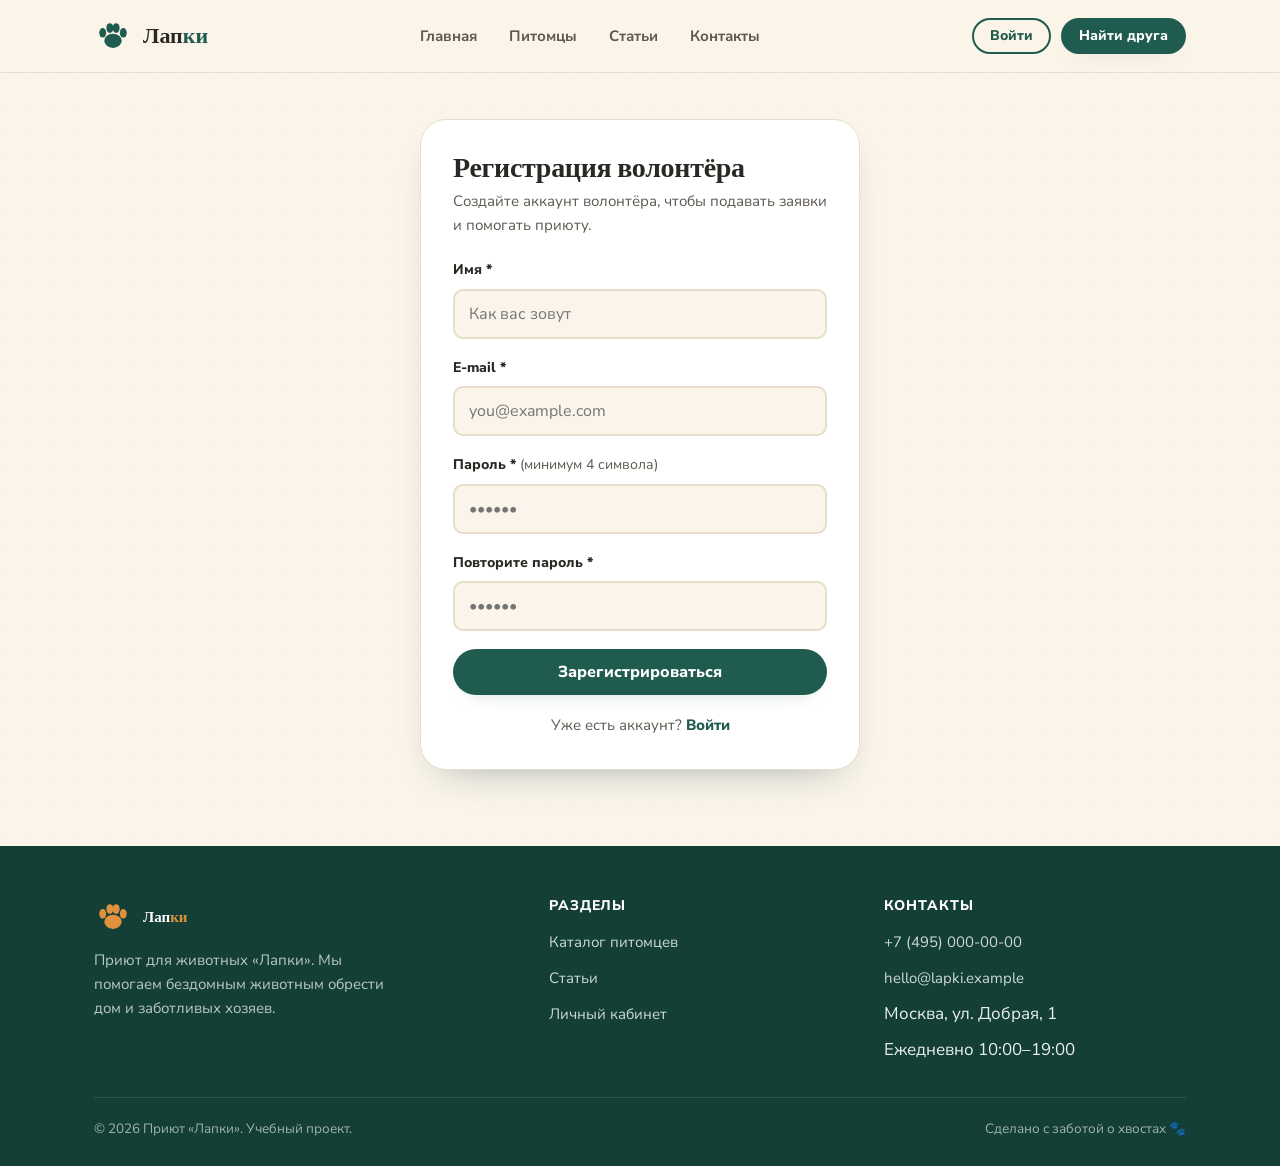
<file: lapki/register.html>
<!DOCTYPE html>
<html lang="ru">
<head>
<meta charset="UTF-8">
<meta name="viewport" content="width=device-width, initial-scale=1.0">
<title>Регистрация — приют «Лапки»</title>
<meta name="robots" content="noindex">
<link rel="preconnect" href="https://fonts.googleapis.com">
<link rel="preconnect" href="https://fonts.gstatic.com" crossorigin>
<link href="https://fonts.googleapis.com/css2?family=Fraunces:ital,opsz,wght@0,9..144,500;0,9..144,600;1,9..144,500&family=Nunito+Sans:wght@400;700;800&display=swap" rel="stylesheet">
<link rel="stylesheet" href="css/styles.css">
</head>
<body data-page="">
<div id="header"></div>

<div class="container">
  <div class="auth-wrap">
    <div class="auth-card">
      <h1>Регистрация волонтёра</h1>
      <p class="sub">Создайте аккаунт волонтёра, чтобы подавать заявки и помогать приюту.</p>

      <div class="alert" id="err" style="background:#fbe3dc;border-color:#e7b3a6;color:#a23a22"></div>

      <div class="field" id="f-name">
        <label for="name">Имя *</label>
        <input type="text" id="name" placeholder="Как вас зовут">
      </div>
      <div class="field" id="f-email">
        <label for="email">E-mail *</label>
        <input type="email" id="email" placeholder="you@example.com" autocomplete="username">
      </div>
      <div class="field" id="f-pass">
        <label for="pass">Пароль * <span class="muted" style="font-weight:400">(минимум 4 символа)</span></label>
        <input type="password" id="pass" placeholder="••••••" autocomplete="new-password">
      </div>
      <div class="field" id="f-pass2">
        <label for="pass2">Повторите пароль *</label>
        <input type="password" id="pass2" placeholder="••••••" autocomplete="new-password">
      </div>
      <button class="btn btn-primary" id="btn" style="width:100%;justify-content:center">Зарегистрироваться</button>

      <p class="switch">Уже есть аккаунт? <a href="login.html">Войти</a></p>
    </div>
  </div>
</div>

<div id="footer"></div>
<script src="js/data.js"></script>
<script src="js/store.js"></script>
<script src="js/auth.js"></script>
<script src="js/app.js"></script>
<script>
  if(Auth.current()) location.href = "cabinet.html";

  function submit(){
    const name = document.getElementById("name").value;
    const email = document.getElementById("email").value;
    const pass = document.getElementById("pass").value;
    const pass2 = document.getElementById("pass2").value;
    const err = document.getElementById("err");

    if(pass !== pass2){ err.textContent = "Пароли не совпадают."; err.classList.add("show"); return; }

    const res = Auth.register({ name, email, password: pass, role: "volunteer" });
    if(res.ok){ location.href = "cabinet.html"; }
    else { err.textContent = res.error; err.classList.add("show"); }
  }
  document.getElementById("btn").addEventListener("click", submit);
  document.getElementById("pass2").addEventListener("keydown", e => { if(e.key==="Enter") submit(); });
</script>
</body>
</html>
</file>
<file: lapki/css/styles.css>
/* ============================================================
   «Лапки» — приют для животных. Единая таблица стилей.
   Тёплый редакционный стиль: кремовая бумага, лесной-зелёный,
   янтарный и коралловый акценты, мягкие скруглённые формы.
   ============================================================ */

:root{
  --paper:#FAF4EA;
  --paper-2:#F3EAD8;
  --card:#FFFCF6;
  --white:#FFFFFF;
  --ink:#2A2823;
  --ink-soft:#5E5950;
  --line:#E7DDC9;
  --forest:#1F5B4E;
  --forest-d:#143F37;
  --amber:#E0913E;
  --coral:#D96A4A;
  --sage:#E3EDE2;
  --r:18px;
  --r-lg:26px;
  --r-sm:10px;
  --shadow:0 18px 40px -24px rgba(20,63,55,.45);
  --shadow-sm:0 8px 22px -16px rgba(20,63,55,.4);
  --maxw:1140px;
  --display:"Fraunces","Georgia",serif;
  --body:"Nunito Sans","Segoe UI",system-ui,sans-serif;
}

*{box-sizing:border-box;margin:0;padding:0}
html{scroll-behavior:smooth}
body{
  font-family:var(--body);
  color:var(--ink);
  background:var(--paper);
  line-height:1.6;
  -webkit-font-smoothing:antialiased;
  font-size:17px;
  overflow-x:hidden;
}

/* subtle paw texture on the paper */
body::before{
  content:"";position:fixed;inset:0;z-index:-1;pointer-events:none;opacity:.4;
  background-image:radial-gradient(circle at 1px 1px, rgba(31,91,78,.05) 1px, transparent 0);
  background-size:26px 26px;
}

h1,h2,h3,h4{font-family:var(--display);font-weight:600;line-height:1.12;color:var(--ink);letter-spacing:-.01em}
a{color:inherit;text-decoration:none}
img{max-width:100%;display:block}
.container{max-width:var(--maxw);margin:0 auto;padding:0 24px}
.muted{color:var(--ink-soft)}
.center{text-align:center}

/* ---------- buttons ---------- */
.btn{
  display:inline-flex;align-items:center;gap:.5em;
  font-family:var(--body);font-weight:800;font-size:16px;
  padding:13px 24px;border-radius:999px;border:2px solid transparent;
  cursor:pointer;transition:transform .18s ease,box-shadow .18s ease,background .18s ease;
  line-height:1;white-space:nowrap;
}
.btn:hover{transform:translateY(-2px)}
.btn-primary{background:var(--forest);color:#fff;box-shadow:var(--shadow-sm)}
.btn-primary:hover{background:var(--forest-d)}
.btn-accent{background:var(--amber);color:#2a2010}
.btn-accent:hover{background:#d4842e}
.btn-ghost{background:transparent;border-color:var(--forest);color:var(--forest)}
.btn-ghost:hover{background:var(--forest);color:#fff}
.btn-sm{padding:9px 16px;font-size:14px}

/* ---------- header ---------- */
.site-header{
  position:sticky;top:0;z-index:50;
  background:rgba(250,244,234,.82);backdrop-filter:blur(10px);
  border-bottom:1px solid var(--line);
}
.nav{display:flex;align-items:center;justify-content:space-between;height:72px;gap:20px}
.brand{display:flex;align-items:center;gap:11px;font-family:var(--display);font-weight:700;font-size:22px}
.brand .logo{width:38px;height:38px;flex:0 0 auto}
.brand b{color:var(--forest)}
.nav-links{display:flex;align-items:center;gap:4px;list-style:none}
.nav-links a{
  padding:9px 14px;border-radius:999px;font-weight:700;font-size:15px;color:var(--ink-soft);
  transition:background .15s,color .15s;
}
.nav-links a:hover{background:var(--sage);color:var(--forest)}
.nav-links a.active{color:var(--forest);background:var(--sage)}
.nav-cta{display:flex;align-items:center;gap:10px}
.burger{display:none;background:none;border:0;cursor:pointer;padding:8px}
.burger span{display:block;width:24px;height:2px;background:var(--ink);margin:5px 0;border-radius:2px;transition:.2s}

/* ---------- hero ---------- */
.hero{position:relative;padding:74px 0 64px;overflow:hidden}
.hero-grid{display:grid;grid-template-columns:1.05fr .95fr;gap:48px;align-items:center}
.eyebrow{
  display:inline-flex;align-items:center;gap:8px;
  font-weight:800;font-size:13px;letter-spacing:.12em;text-transform:uppercase;
  color:var(--forest);background:var(--sage);padding:7px 14px;border-radius:999px;
}
.hero h1{font-size:clamp(38px,5.6vw,66px);margin:20px 0 18px}
.hero h1 em{font-style:italic;color:var(--coral)}
.hero p.lead{font-size:19px;color:var(--ink-soft);max-width:46ch;margin-bottom:28px}
.hero-cta{display:flex;flex-wrap:wrap;gap:14px}
.hero-stats{display:flex;gap:30px;margin-top:36px;flex-wrap:wrap}
.hero-stats .s b{font-family:var(--display);font-size:30px;color:var(--forest);display:block;line-height:1}
.hero-stats .s span{font-size:14px;color:var(--ink-soft)}
.hero-art{position:relative}
.hero-art .blob{
  background:linear-gradient(150deg,var(--forest),var(--forest-d));
  border-radius:40% 60% 62% 38%/52% 44% 56% 48%;
  aspect-ratio:1/1;display:grid;place-items:center;box-shadow:var(--shadow);position:relative;
}
.hero-art .blob svg{width:62%;height:62%}
.hero-art .chip{
  position:absolute;background:var(--white);border:1px solid var(--line);border-radius:14px;
  padding:10px 14px;box-shadow:var(--shadow-sm);font-weight:800;font-size:14px;display:flex;gap:8px;align-items:center;
}
.hero-art .chip.c1{top:8%;left:-6%}
.hero-art .chip.c2{bottom:12%;right:-4%}
.hero-art .chip .dot{width:9px;height:9px;border-radius:50%;background:var(--amber)}

/* ---------- sections ---------- */
.section{padding:64px 0}
.section.tint{background:var(--paper-2)}
.section.green{background:var(--forest);color:#fff}
.section.green h2,.section.green h3{color:#fff}
.sec-head{display:flex;align-items:flex-end;justify-content:space-between;gap:20px;margin-bottom:34px;flex-wrap:wrap}
.sec-head h2{font-size:clamp(28px,3.6vw,40px)}
.sec-head .kicker{font-weight:800;font-size:13px;letter-spacing:.12em;text-transform:uppercase;color:var(--amber)}

/* ---------- pet cards ---------- */
.pet-grid{display:grid;grid-template-columns:repeat(auto-fill,minmax(248px,1fr));gap:22px}
.pet-card{
  background:var(--card);border:1px solid var(--line);border-radius:var(--r-lg);overflow:hidden;
  box-shadow:var(--shadow-sm);transition:transform .2s ease,box-shadow .2s ease;display:flex;flex-direction:column;
}
.pet-card:hover{transform:translateY(-5px);box-shadow:var(--shadow)}
.pet-cover{aspect-ratio:4/3;position:relative;display:grid;place-items:center}
.pet-cover svg{width:54%;height:54%}
.pet-badge{
  position:absolute;top:12px;left:12px;background:rgba(255,255,255,.92);
  font-weight:800;font-size:12px;padding:5px 11px;border-radius:999px;color:var(--forest);
}
.pet-badge.taken{color:var(--coral)}
.pet-body{padding:16px 18px 18px;display:flex;flex-direction:column;gap:7px;flex:1}
.pet-body h3{font-size:21px}
.pet-meta{display:flex;flex-wrap:wrap;gap:6px;font-size:13px}
.tag{background:var(--sage);color:var(--forest);padding:3px 10px;border-radius:999px;font-weight:700}
.pet-body p{font-size:14.5px;color:var(--ink-soft);flex:1}
.pet-body .btn{margin-top:6px;align-self:flex-start}

/* ---------- toolbar (catalog) ---------- */
.toolbar{display:flex;align-items:center;justify-content:space-between;gap:16px;flex-wrap:wrap;margin-bottom:26px}
.chips{display:flex;gap:8px;flex-wrap:wrap}
.chip-btn{
  border:2px solid var(--line);background:var(--white);color:var(--ink-soft);
  padding:8px 16px;border-radius:999px;font-weight:800;font-size:14px;cursor:pointer;transition:.15s;
}
.chip-btn:hover{border-color:var(--forest);color:var(--forest)}
.chip-btn.active{background:var(--forest);border-color:var(--forest);color:#fff}
.select{position:relative}
.select select{
  appearance:none;border:2px solid var(--line);background:var(--white);color:var(--ink);
  font-family:var(--body);font-weight:700;font-size:14px;padding:9px 38px 9px 16px;border-radius:999px;cursor:pointer;
}
.select::after{content:"▾";position:absolute;right:16px;top:50%;transform:translateY(-50%);color:var(--ink-soft);pointer-events:none}

/* pagination */
.pager{display:flex;justify-content:center;gap:8px;margin-top:34px}
.pager button{
  min-width:42px;height:42px;border-radius:12px;border:2px solid var(--line);background:var(--white);
  font-weight:800;cursor:pointer;color:var(--ink);transition:.15s;
}
.pager button:hover{border-color:var(--forest);color:var(--forest)}
.pager button.active{background:var(--forest);border-color:var(--forest);color:#fff}
.pager button:disabled{opacity:.4;cursor:not-allowed}

/* ---------- pet detail ---------- */
.detail{display:grid;grid-template-columns:1fr 1.15fr;gap:42px;align-items:start;padding:48px 0}
.detail .cover{border-radius:var(--r-lg);aspect-ratio:1/1;display:grid;place-items:center;box-shadow:var(--shadow)}
.detail .cover svg{width:58%;height:58%}
.detail h1{font-size:clamp(32px,4vw,46px);margin-bottom:10px}
.spec{display:grid;grid-template-columns:1fr 1fr;gap:12px;margin:22px 0}
.spec .item{background:var(--white);border:1px solid var(--line);border-radius:var(--r);padding:13px 16px}
.spec .item span{display:block;font-size:12px;letter-spacing:.06em;text-transform:uppercase;color:var(--ink-soft);font-weight:800}
.spec .item b{font-size:17px}
.detail .desc{color:var(--ink-soft);font-size:17px;margin:14px 0 26px}
.detail .actions{display:flex;gap:12px;flex-wrap:wrap}
.breadcrumb{font-size:14px;color:var(--ink-soft);padding-top:22px}
.breadcrumb a:hover{color:var(--forest)}

/* ---------- articles ---------- */
.article-grid{display:grid;grid-template-columns:repeat(auto-fill,minmax(300px,1fr));gap:22px}
.article-card{
  background:var(--card);border:1px solid var(--line);border-radius:var(--r-lg);padding:24px;
  box-shadow:var(--shadow-sm);transition:transform .2s,box-shadow .2s;display:flex;flex-direction:column;gap:10px;
}
.article-card:hover{transform:translateY(-4px);box-shadow:var(--shadow)}
.article-card .cat{font-weight:800;font-size:12px;letter-spacing:.08em;text-transform:uppercase;color:var(--amber)}
.article-card h3{font-size:22px}
.article-card .excerpt{color:var(--ink-soft);font-size:15px;flex:1}
.article-card .meta{font-size:13px;color:var(--ink-soft);display:flex;gap:10px;align-items:center}
.prose{max-width:720px;margin:0 auto;padding:42px 0}
.prose h1{font-size:clamp(30px,4vw,44px);margin-bottom:10px}
.prose .meta{color:var(--ink-soft);font-size:15px;margin-bottom:28px;border-bottom:1px solid var(--line);padding-bottom:18px}
.prose p{margin-bottom:18px;font-size:18px}
.prose h2{font-size:26px;margin:30px 0 12px}

/* ---------- calculator ---------- */
.calc{display:grid;grid-template-columns:1fr 1fr;gap:34px;align-items:start;padding:42px 0}
.calc .panel{background:var(--white);border:1px solid var(--line);border-radius:var(--r-lg);padding:28px;box-shadow:var(--shadow-sm)}
.field{margin-bottom:18px}
.field label{display:block;font-weight:800;font-size:14px;margin-bottom:7px}
.field input,.field select,.field textarea{
  width:100%;padding:12px 14px;border:2px solid var(--line);border-radius:var(--r-sm);
  font-family:var(--body);font-size:16px;background:var(--paper);color:var(--ink);transition:border .15s;
}
.field input:focus,.field select:focus,.field textarea:focus{outline:none;border-color:var(--forest)}
.seg{display:flex;gap:8px;flex-wrap:wrap}
.seg label{flex:1;min-width:90px;cursor:pointer}
.seg input{position:absolute;opacity:0}
.seg span{display:block;text-align:center;padding:11px;border:2px solid var(--line);border-radius:var(--r-sm);font-weight:800;font-size:14px;transition:.15s}
.seg input:checked+span{background:var(--forest);border-color:var(--forest);color:#fff}
.result{background:linear-gradient(150deg,var(--forest),var(--forest-d));color:#fff;border-radius:var(--r-lg);padding:28px;box-shadow:var(--shadow)}
.result h3{color:#fff;font-size:22px;margin-bottom:18px}
.result .big{font-family:var(--display);font-size:54px;line-height:1}
.result .rows{margin-top:20px;display:flex;flex-direction:column;gap:12px}
.result .row{display:flex;justify-content:space-between;border-top:1px solid rgba(255,255,255,.18);padding-top:12px;font-size:15px}
.result .row b{font-weight:800}
.result .hint{opacity:.85;font-size:13px;margin-top:18px}

/* ---------- form / feedback ---------- */
.form-wrap{max-width:720px;margin:0 auto;padding:42px 0}
.form-card{background:var(--white);border:1px solid var(--line);border-radius:var(--r-lg);padding:30px;box-shadow:var(--shadow-sm)}
.field .err{color:var(--coral);font-size:13px;font-weight:700;margin-top:5px;display:none}
.field.invalid input,.field.invalid textarea,.field.invalid select{border-color:var(--coral)}
.field.invalid .err{display:block}
.checks{display:flex;gap:18px;flex-wrap:wrap}
.checks label{display:flex;align-items:center;gap:8px;font-weight:700;font-size:15px;cursor:pointer}
.alert{
  background:var(--sage);border:1px solid #bcd2bc;color:var(--forest-d);border-radius:var(--r);
  padding:16px 18px;font-weight:700;margin-bottom:20px;display:none;
}
.alert.show{display:block}

/* ---------- steps / help ---------- */
.steps{display:grid;grid-template-columns:repeat(auto-fit,minmax(220px,1fr));gap:20px}
.step{background:var(--card);border:1px solid var(--line);border-radius:var(--r-lg);padding:24px;box-shadow:var(--shadow-sm)}
.step .n{width:44px;height:44px;border-radius:12px;background:var(--sage);color:var(--forest);display:grid;place-items:center;font-family:var(--display);font-weight:700;font-size:22px;margin-bottom:14px}
.step h3{font-size:19px;margin-bottom:6px}
.step p{font-size:15px;color:var(--ink-soft)}

/* ---------- admin ---------- */
.admin-shell{padding:42px 0;min-height:60vh}
.login-card{max-width:400px;margin:40px auto;background:var(--white);border:1px solid var(--line);border-radius:var(--r-lg);padding:30px;box-shadow:var(--shadow)}
.admin-bar{display:flex;justify-content:space-between;align-items:center;margin-bottom:24px;flex-wrap:wrap;gap:12px}
.table{width:100%;border-collapse:collapse;background:var(--white);border-radius:var(--r);overflow:hidden;border:1px solid var(--line)}
.table th,.table td{text-align:left;padding:12px 14px;border-bottom:1px solid var(--line);font-size:15px}
.table th{background:var(--sage);font-weight:800;color:var(--forest-d);font-size:13px;text-transform:uppercase;letter-spacing:.05em}
.table tr:last-child td{border-bottom:0}
.icon-btn{border:0;background:none;cursor:pointer;font-weight:800;color:var(--forest);padding:4px 8px;border-radius:8px}
.icon-btn.del{color:var(--coral)}
.icon-btn:hover{background:var(--paper-2)}
.modal{position:fixed;inset:0;background:rgba(20,30,28,.5);display:none;place-items:center;z-index:100;padding:20px}
.modal.show{display:grid}
.modal .box{background:var(--white);border-radius:var(--r-lg);padding:28px;max-width:480px;width:100%;box-shadow:var(--shadow);max-height:90vh;overflow:auto}
.modal h3{font-size:22px;margin-bottom:18px}
.modal .row{display:flex;gap:12px;justify-content:flex-end;margin-top:8px}

/* ---------- footer ---------- */
.site-footer{background:var(--forest-d);color:#e9efe9;padding:52px 0 26px;margin-top:20px}
.footer-grid{display:grid;grid-template-columns:1.4fr 1fr 1fr;gap:32px;margin-bottom:34px}
.site-footer .brand{color:#fff}
.site-footer .brand b{color:var(--amber)}
.site-footer p{color:#b9c8c1;font-size:15px;margin-top:12px;max-width:34ch}
.site-footer h4{color:#fff;font-family:var(--body);font-weight:800;font-size:14px;letter-spacing:.06em;text-transform:uppercase;margin-bottom:14px}
.site-footer ul{list-style:none;display:flex;flex-direction:column;gap:9px}
.site-footer a{color:#cdd9d3;font-size:15px}
.site-footer a:hover{color:#fff}
.footer-bottom{border-top:1px solid rgba(255,255,255,.12);padding-top:20px;font-size:13.5px;color:#9fb3aa;display:flex;justify-content:space-between;flex-wrap:wrap;gap:10px}

/* ---------- 404 ---------- */
.notfound{min-height:64vh;display:grid;place-items:center;text-align:center;padding:40px 0}
.notfound .big{font-family:var(--display);font-size:clamp(90px,18vw,180px);color:var(--forest);line-height:.9}
.notfound h2{font-size:28px;margin:8px 0 16px}

/* ---------- reveal animation ---------- */
.reveal{opacity:0;transform:translateY(18px);animation:rise .7s ease forwards}
.reveal.d1{animation-delay:.08s}.reveal.d2{animation-delay:.16s}.reveal.d3{animation-delay:.24s}.reveal.d4{animation-delay:.32s}
@keyframes rise{to{opacity:1;transform:none}}
@media (prefers-reduced-motion:reduce){.reveal{animation:none;opacity:1;transform:none}}

/* ---------- responsive ---------- */
@media (max-width:900px){
  .hero-grid{grid-template-columns:1fr;gap:36px}
  .hero-art{max-width:420px;margin:0 auto}
  .detail{grid-template-columns:1fr;gap:26px}
  .calc{grid-template-columns:1fr}
  .footer-grid{grid-template-columns:1fr 1fr}
}
@media (max-width:680px){
  .nav-links,.nav-cta .btn-ghost{display:none}
  .burger{display:block}
  .nav-links.open{display:flex;position:absolute;top:72px;left:0;right:0;flex-direction:column;background:var(--paper);border-bottom:1px solid var(--line);padding:14px 24px;gap:6px}
  .nav-links.open a{width:100%}
  .spec{grid-template-columns:1fr}
  .footer-grid{grid-template-columns:1fr}
  body{font-size:16px}
}

/* ---------- auth & cabinet ---------- */
.auth-wrap{max-width:440px;margin:46px auto;padding:0 0 30px}
.auth-card{background:var(--white);border:1px solid var(--line);border-radius:var(--r-lg);padding:32px;box-shadow:var(--shadow)}
.auth-card h1{font-size:28px;margin-bottom:6px}
.auth-card .sub{color:var(--ink-soft);font-size:15px;margin-bottom:22px}
.auth-card .switch{text-align:center;margin-top:18px;font-size:15px;color:var(--ink-soft)}
.auth-card .switch a{color:var(--forest);font-weight:800}
.demo-note{background:var(--sage);border:1px solid #c6dac6;border-radius:var(--r-sm);padding:12px 14px;font-size:13.5px;color:var(--forest-d);margin-bottom:20px}
.demo-note b{font-weight:800}

.cab-head{display:flex;justify-content:space-between;align-items:center;gap:16px;flex-wrap:wrap;margin-bottom:8px}
.role-badge{display:inline-flex;align-items:center;gap:7px;background:var(--sage);color:var(--forest-d);font-weight:800;font-size:13px;padding:6px 14px;border-radius:999px}
.role-badge.admin{background:#f4e2c7;color:#8a5a16}
.cab-section{background:var(--white);border:1px solid var(--line);border-radius:var(--r-lg);padding:26px;box-shadow:var(--shadow-sm);margin-bottom:22px}
.cab-section h2{font-size:23px;margin-bottom:4px}
.cab-section .hint{color:var(--ink-soft);font-size:14px;margin-bottom:18px}

.status{font-weight:800;font-size:12px;padding:4px 11px;border-radius:999px;white-space:nowrap}
.status.new{background:#e7eef6;color:#34608c}
.status.ok{background:#dcefdc;color:#2f7d3a}
.status.no{background:#fbe3dc;color:#a23a22}

.req-list{display:flex;flex-direction:column;gap:12px}
.req{display:flex;justify-content:space-between;align-items:flex-start;gap:14px;border:1px solid var(--line);border-radius:var(--r);padding:14px 16px;background:var(--paper)}
.req .info{font-size:14.5px}
.req .info b{font-size:16px}
.req .info .who{color:var(--ink-soft);font-size:13px;margin-top:2px}
.req .side{display:flex;flex-direction:column;align-items:flex-end;gap:8px}
.req .acts{display:flex;gap:6px}
.empty{color:var(--ink-soft);font-size:15px;padding:8px 0}
.profile-row{display:flex;gap:10px;flex-wrap:wrap;margin-top:6px}
.profile-row .pill{background:var(--paper);border:1px solid var(--line);border-radius:999px;padding:7px 14px;font-size:14px}
.profile-row .pill b{font-weight:800}

/* ---------- pet photos with illustration fallback ---------- */
.pet-cover{position:relative;overflow:hidden}
.pet-photo{position:absolute;inset:0;height:100%;object-fit:cover;display:block}
.pet-illus{position:absolute;inset:0;display:none;place-items:center}
.detail .cover{position:relative;overflow:hidden}

/* ---------- article editor (admin) ---------- */
.art-admin{display:flex;flex-direction:column;gap:12px}
.art-row{display:flex;justify-content:space-between;align-items:center;gap:14px;border:1px solid var(--line);border-radius:var(--r);padding:14px 16px;background:var(--paper)}
.art-row .info b{font-size:16px}
.art-row .info .who{color:var(--ink-soft);font-size:13px;margin-top:2px}
.art-row .acts{display:flex;gap:6px;flex-shrink:0}
</file>
